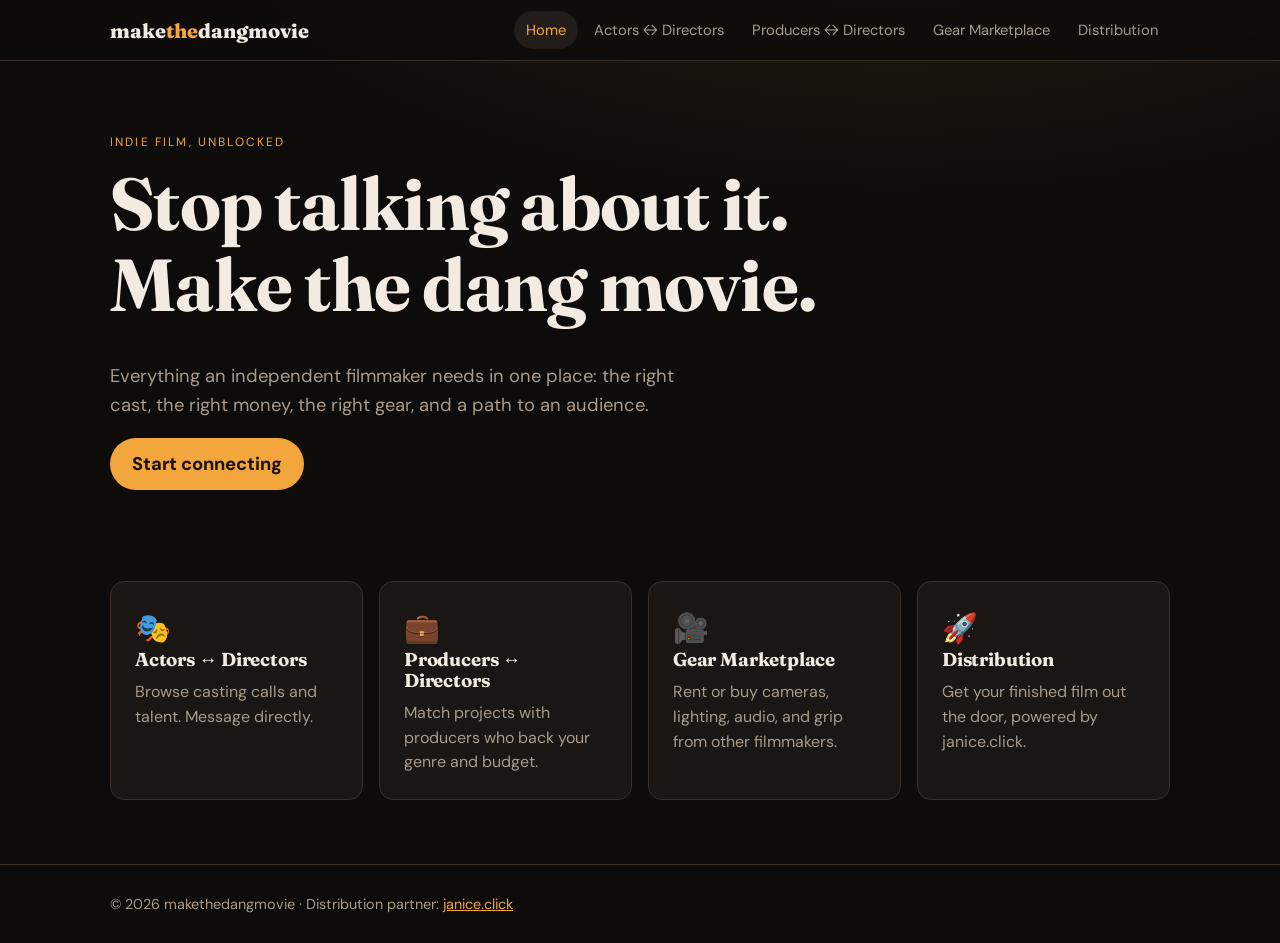
<file: index.html>
<!doctype html>
<html lang="en">
<head>
<meta charset="utf-8">
<meta name="viewport" content="width=device-width,initial-scale=1">
<title>makethedangmovie — find your crew, gear, and audience</title>
<meta name="description" content="Connect actors, directors, and producers, rent or buy equipment, and get your film distributed.">
<link rel="preconnect" href="https://fonts.googleapis.com">
<link rel="preconnect" href="https://fonts.gstatic.com" crossorigin>
<link href="https://fonts.googleapis.com/css2?family=DM+Sans:wght@400;500;700&family=Fraunces:opsz,wght@9..144,700;9..144,800&display=swap" rel="stylesheet">
<link rel="stylesheet" href="css/style.css">
</head>
<body data-page="home">
<main class="wrap">
  <section class="hero">
    <div class="eyebrow">Indie film, unblocked</div>
    <h1>Stop talking about it.<br>Make the dang movie.</h1>
    <p>Everything an independent filmmaker needs in one place: the right cast, the right money, the right gear, and a path to an audience.</p>
    <p><a class="btn" href="actors-directors.html">Start connecting</a></p>
  </section>

  <section class="tiles">
    <a class="tile" href="actors-directors.html"><div class="ico">🎭</div><h3>Actors ↔ Directors</h3><p>Browse casting calls and talent. Message directly.</p></a>
    <a class="tile" href="producers-directors.html"><div class="ico">💼</div><h3>Producers ↔ Directors</h3><p>Match projects with producers who back your genre and budget.</p></a>
    <a class="tile" href="marketplace.html"><div class="ico">🎥</div><h3>Gear Marketplace</h3><p>Rent or buy cameras, lighting, audio, and grip from other filmmakers.</p></a>
    <a class="tile" href="distribution.html"><div class="ico">🚀</div><h3>Distribution</h3><p>Get your finished film out the door, powered by janice.click.</p></a>
  </section>
</main>
<script src="js/app.js"></script>
</body>
</html>
</file>
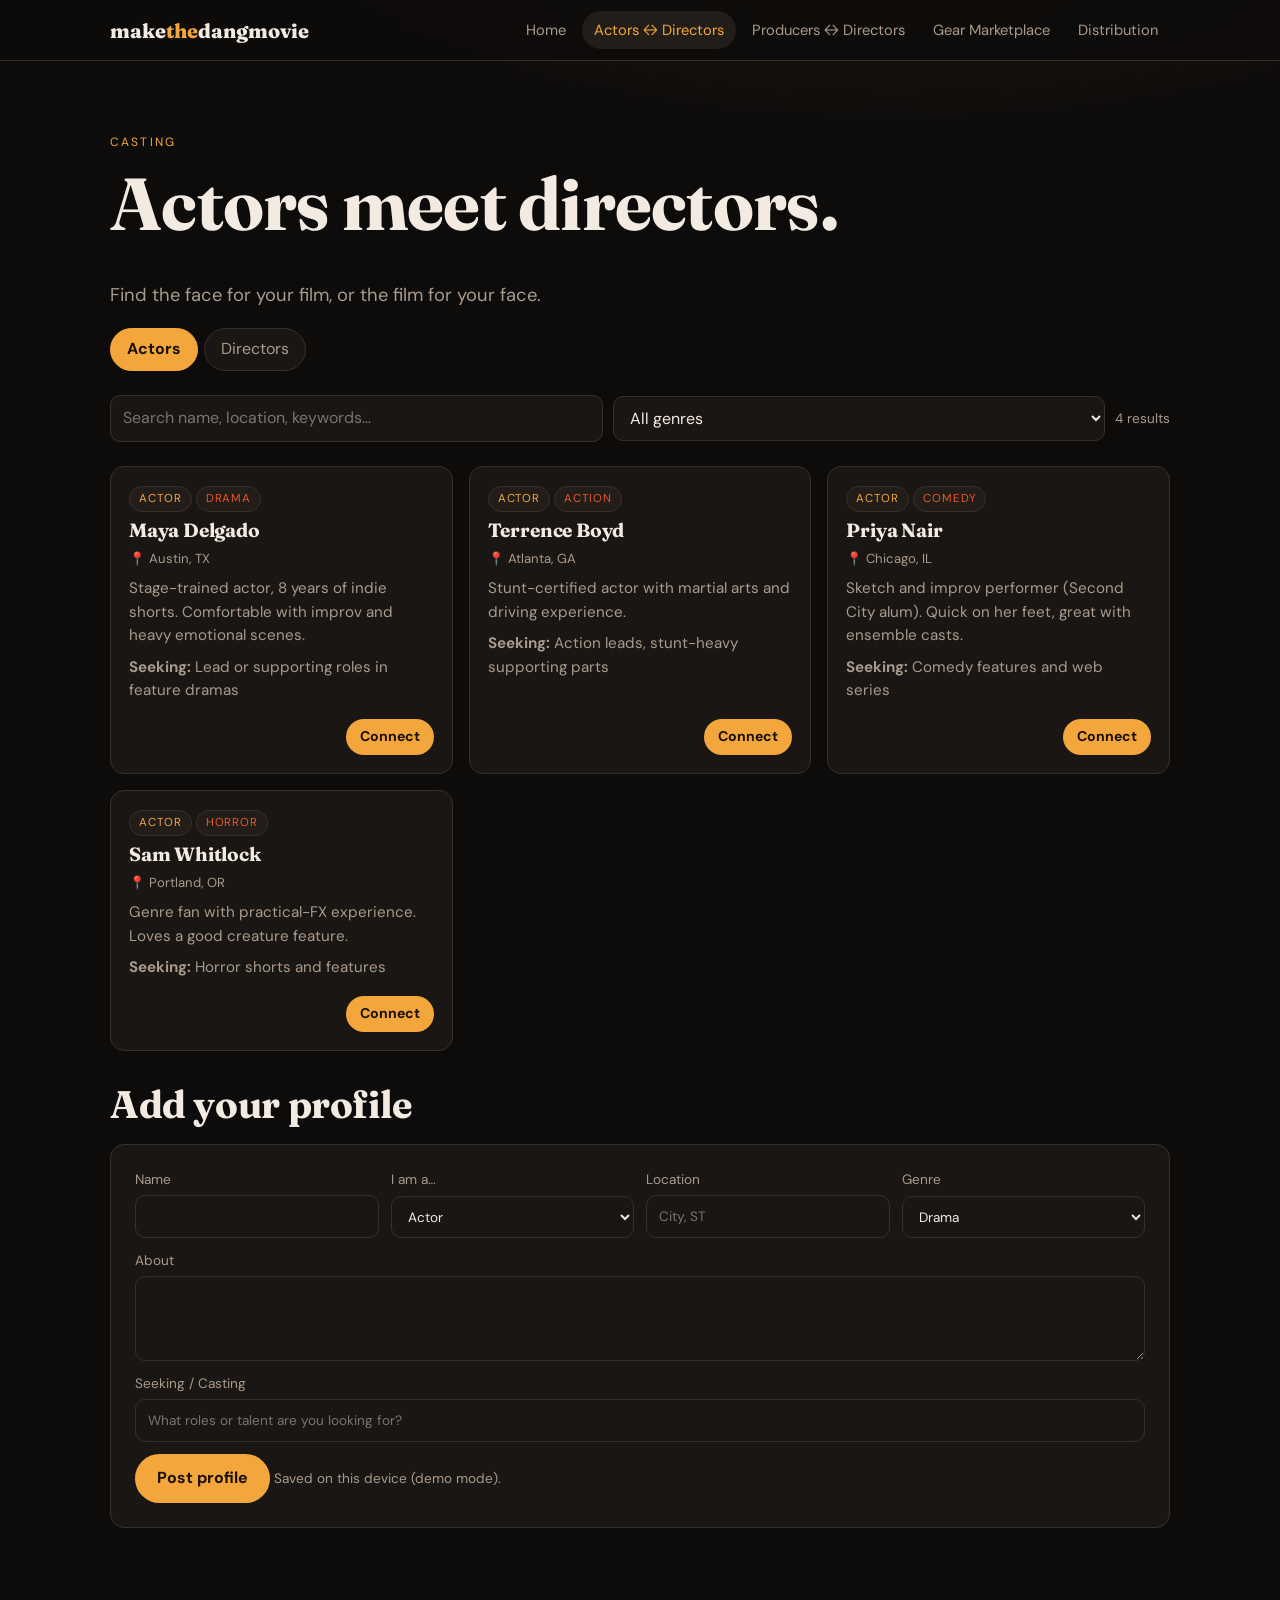
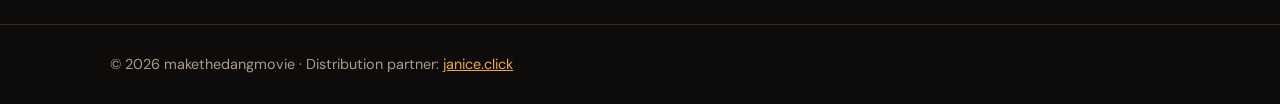
<file: actors-directors.html>
<!doctype html>
<html lang="en">
<head>
<meta charset="utf-8">
<meta name="viewport" content="width=device-width,initial-scale=1">
<title>Actors ↔ Directors — makethedangmovie</title>
<link rel="preconnect" href="https://fonts.googleapis.com">
<link rel="preconnect" href="https://fonts.gstatic.com" crossorigin>
<link href="https://fonts.googleapis.com/css2?family=DM+Sans:wght@400;500;700&family=Fraunces:opsz,wght@9..144,700;9..144,800&display=swap" rel="stylesheet">
<link rel="stylesheet" href="css/style.css">
</head>
<body data-page="actors">
<main class="wrap">
  <section class="hero" style="padding-bottom:8px">
    <div class="eyebrow">Casting</div>
    <h1>Actors meet directors.</h1>
    <p>Find the face for your film, or the film for your face.</p>
    <div class="tabs">
      <button class="tab on" data-tab="actor">Actors</button>
      <button class="tab" data-tab="director">Directors</button>
    </div>
  </section>

  <div class="bar">
    <input id="q" type="search" placeholder="Search name, location, keywords…" aria-label="Search">
    <select data-filter="genre" aria-label="Genre">
      <option value="">All genres</option>
      <option>Drama</option><option>Comedy</option><option>Action</option><option>Horror</option>
    </select>
    <span id="count" class="note"></span>
  </div>
  <div id="list" class="grid"></div>

  <section class="block">
    <h2>Add your profile</h2>
    <div class="panel">
      <form id="post-form" class="post">
        <label>Name<input name="name" required></label>
        <label>I am a…<select name="kind"><option value="actor">Actor</option><option value="director">Director</option></select></label>
        <label>Location<input name="location" required placeholder="City, ST"></label>
        <label>Genre<select name="genre"><option>Drama</option><option>Comedy</option><option>Action</option><option>Horror</option></select></label>
        <label class="full">About<textarea name="bio" rows="3" required></textarea></label>
        <label class="full">Seeking / Casting<input name="looking" required placeholder="What roles or talent are you looking for?"></label>
        <div class="full"><button class="btn">Post profile</button> <span class="note">Saved on this device (demo mode).</span></div>
      </form>
    </div>
  </section>
</main>
<script src="js/app.js"></script>
</body>
</html>
</file>
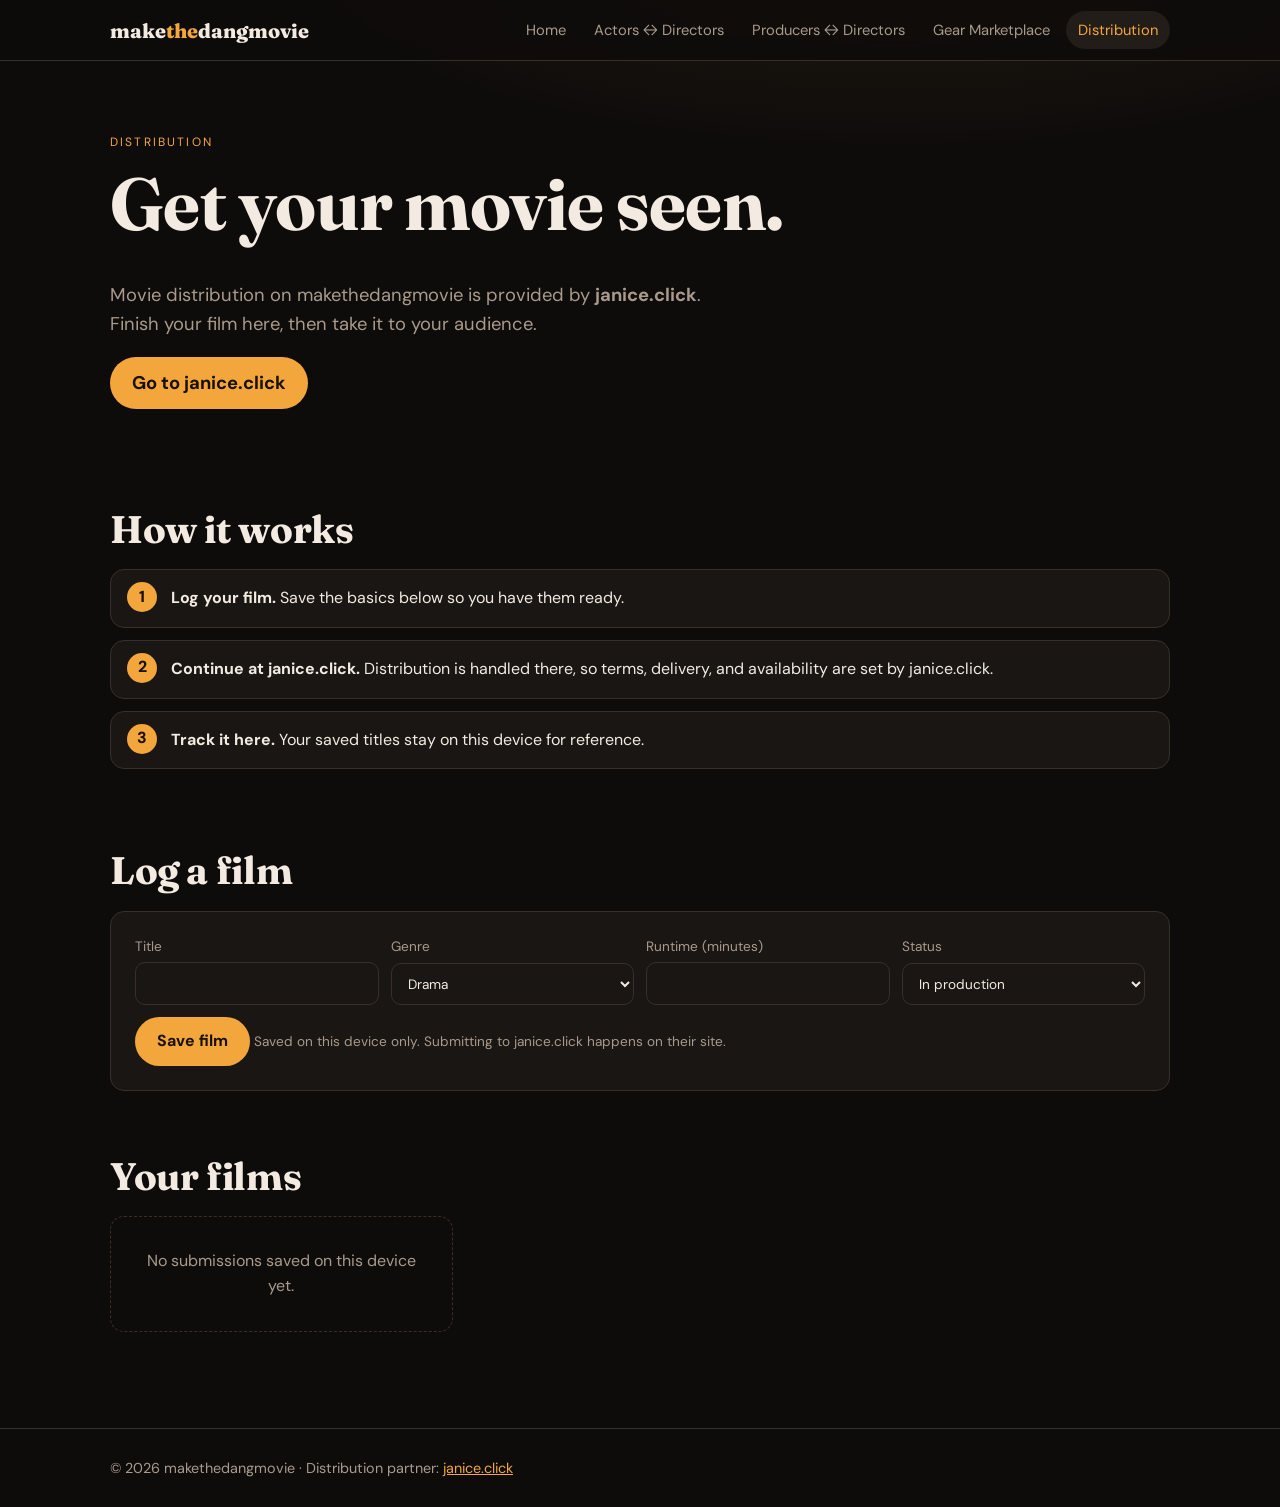
<file: distribution.html>
<!doctype html>
<html lang="en">
<head>
<meta charset="utf-8">
<meta name="viewport" content="width=device-width,initial-scale=1">
<title>Distribution — makethedangmovie</title>
<link rel="preconnect" href="https://fonts.googleapis.com">
<link rel="preconnect" href="https://fonts.gstatic.com" crossorigin>
<link href="https://fonts.googleapis.com/css2?family=DM+Sans:wght@400;500;700&family=Fraunces:opsz,wght@9..144,700;9..144,800&display=swap" rel="stylesheet">
<link rel="stylesheet" href="css/style.css">
</head>
<body data-page="distribution">
<main class="wrap">
  <section class="hero">
    <div class="eyebrow">Distribution</div>
    <h1>Get your movie seen.</h1>
    <p>Movie distribution on makethedangmovie is provided by <strong>janice.click</strong>. Finish your film here, then take it to your audience.</p>
    <p><a class="btn" href="https://janice.click" target="_blank" rel="noopener">Go to janice.click</a></p>
  </section>

  <section class="block">
    <h2>How it works</h2>
    <ol class="steps">
      <li><strong>Log your film.</strong> Save the basics below so you have them ready.</li>
      <li><strong>Continue at janice.click.</strong> Distribution is handled there, so terms, delivery, and availability are set by janice.click.</li>
      <li><strong>Track it here.</strong> Your saved titles stay on this device for reference.</li>
    </ol>
  </section>

  <section class="block">
    <h2>Log a film</h2>
    <div class="panel">
      <form id="dist-form" class="post">
        <label>Title<input name="title" required></label>
        <label>Genre<select name="genre"><option>Drama</option><option>Comedy</option><option>Action</option><option>Horror</option><option>Thriller</option><option>Documentary</option></select></label>
        <label>Runtime (minutes)<input name="runtime" type="number" min="1" required></label>
        <label>Status<select name="status"><option>In production</option><option>Post-production</option><option>Ready for distribution</option></select></label>
        <div class="full"><button class="btn">Save film</button> <span class="note">Saved on this device only. Submitting to janice.click happens on their site.</span></div>
      </form>
    </div>
  </section>

  <section class="block">
    <h2>Your films</h2>
    <div id="submissions" class="grid"></div>
  </section>
</main>
<script src="js/app.js"></script>
</body>
</html>
</file>
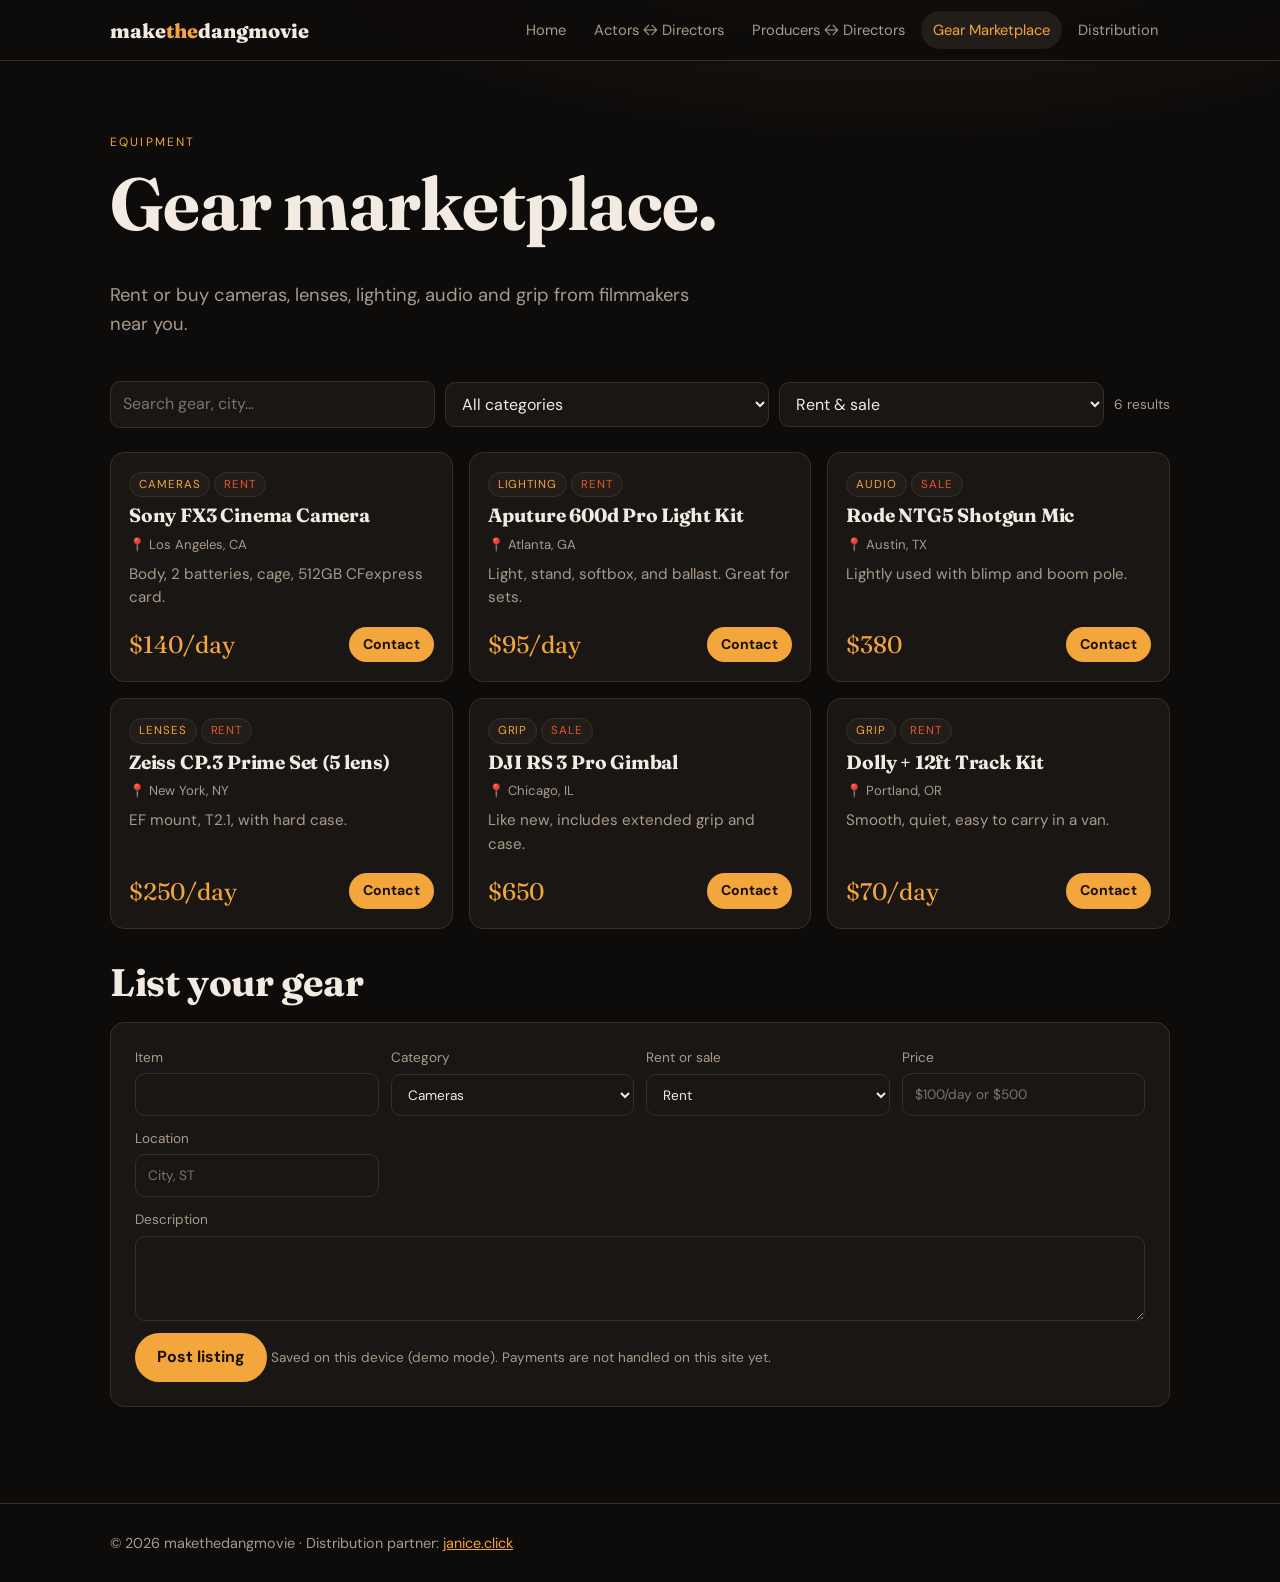
<file: marketplace.html>
<!doctype html>
<html lang="en">
<head>
<meta charset="utf-8">
<meta name="viewport" content="width=device-width,initial-scale=1">
<title>Gear Marketplace — makethedangmovie</title>
<link rel="preconnect" href="https://fonts.googleapis.com">
<link rel="preconnect" href="https://fonts.gstatic.com" crossorigin>
<link href="https://fonts.googleapis.com/css2?family=DM+Sans:wght@400;500;700&family=Fraunces:opsz,wght@9..144,700;9..144,800&display=swap" rel="stylesheet">
<link rel="stylesheet" href="css/style.css">
</head>
<body data-page="market">
<main class="wrap">
  <section class="hero" style="padding-bottom:8px">
    <div class="eyebrow">Equipment</div>
    <h1>Gear marketplace.</h1>
    <p>Rent or buy cameras, lenses, lighting, audio and grip from filmmakers near you.</p>
  </section>

  <div class="bar">
    <input id="q" type="search" placeholder="Search gear, city…" aria-label="Search">
    <select data-filter="category" aria-label="Category">
      <option value="">All categories</option>
      <option>Cameras</option><option>Lenses</option><option>Lighting</option><option>Audio</option><option>Grip</option>
    </select>
    <select data-filter="mode" aria-label="Rent or sale">
      <option value="">Rent &amp; sale</option>
      <option>Rent</option><option>Sale</option>
    </select>
    <span id="count" class="note"></span>
  </div>
  <div id="list" class="grid"></div>

  <section class="block">
    <h2>List your gear</h2>
    <div class="panel">
      <form id="post-form" class="post">
        <label>Item<input name="title" required></label>
        <label>Category<select name="category"><option>Cameras</option><option>Lenses</option><option>Lighting</option><option>Audio</option><option>Grip</option></select></label>
        <label>Rent or sale<select name="mode"><option>Rent</option><option>Sale</option></select></label>
        <label>Price<input name="price" required placeholder="$100/day or $500"></label>
        <label>Location<input name="location" required placeholder="City, ST"></label>
        <label class="full">Description<textarea name="description" rows="3" required></textarea></label>
        <div class="full"><button class="btn">Post listing</button> <span class="note">Saved on this device (demo mode). Payments are not handled on this site yet.</span></div>
      </form>
    </div>
  </section>
</main>
<script src="js/app.js"></script>
</body>
</html>
</file>
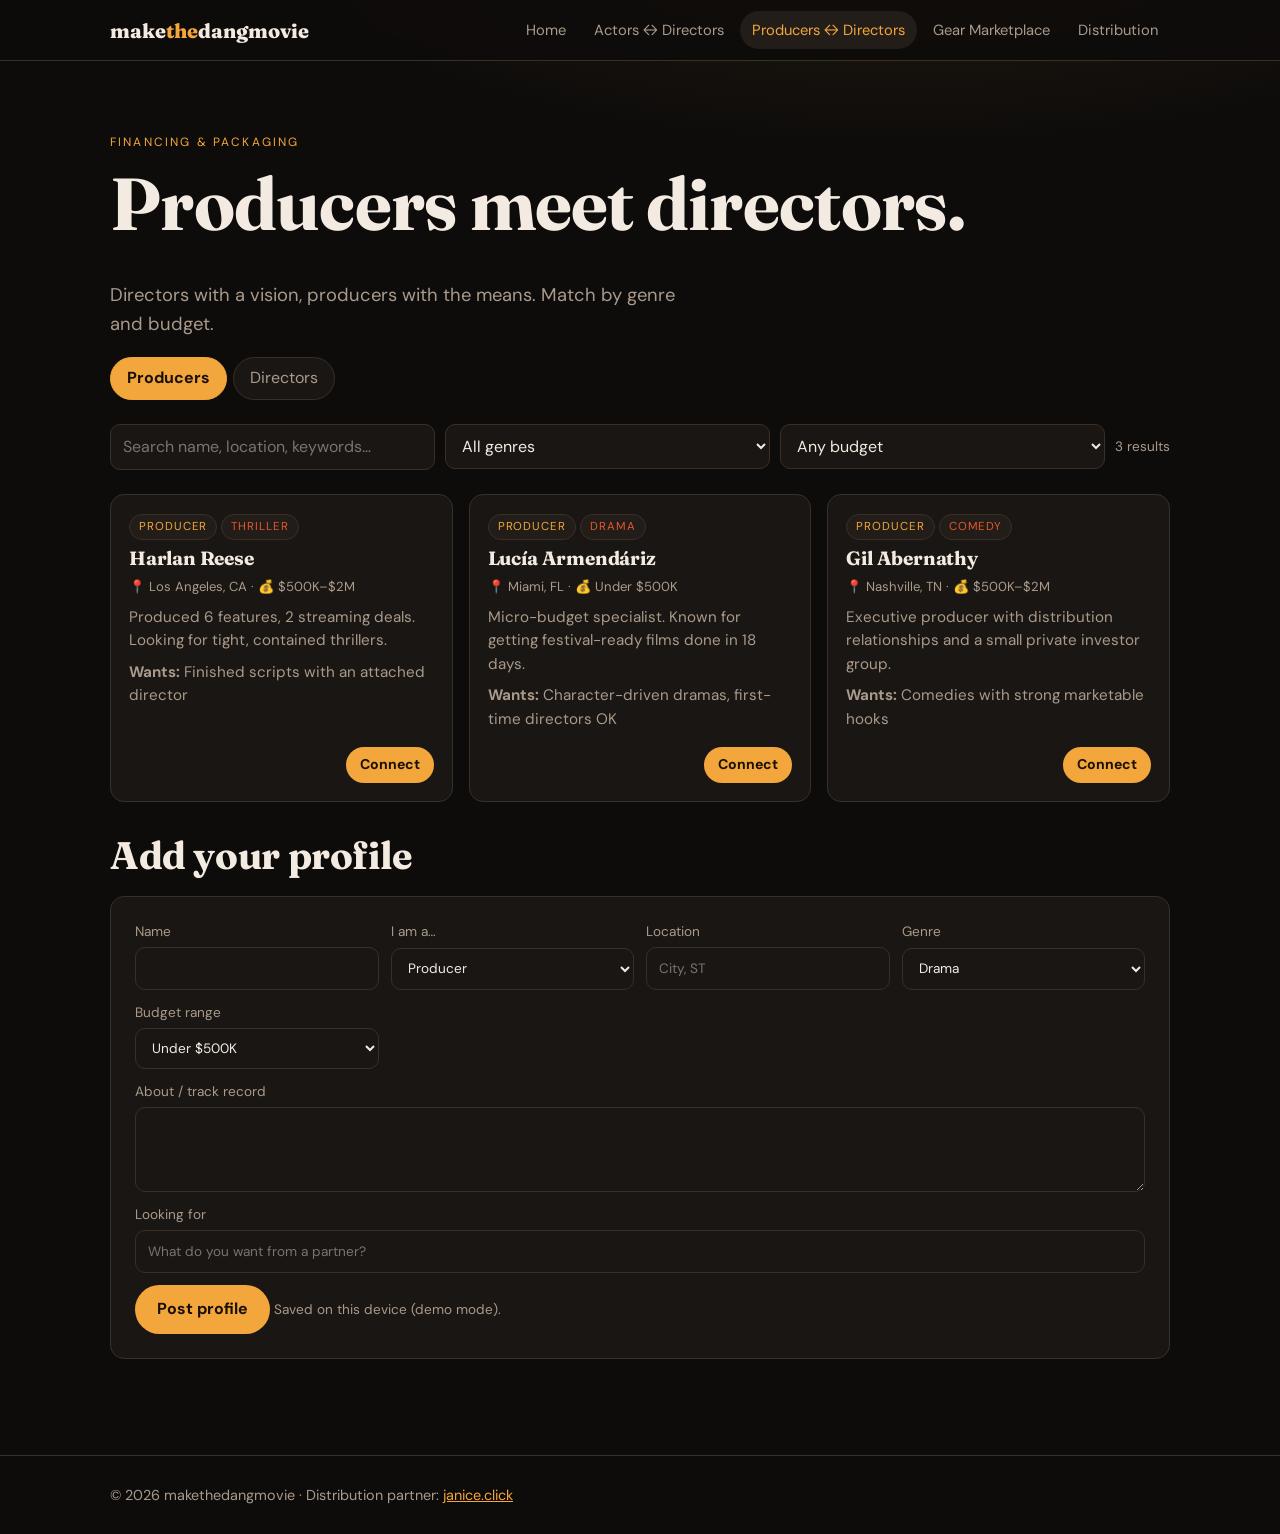
<file: producers-directors.html>
<!doctype html>
<html lang="en">
<head>
<meta charset="utf-8">
<meta name="viewport" content="width=device-width,initial-scale=1">
<title>Producers ↔ Directors — makethedangmovie</title>
<link rel="preconnect" href="https://fonts.googleapis.com">
<link rel="preconnect" href="https://fonts.gstatic.com" crossorigin>
<link href="https://fonts.googleapis.com/css2?family=DM+Sans:wght@400;500;700&family=Fraunces:opsz,wght@9..144,700;9..144,800&display=swap" rel="stylesheet">
<link rel="stylesheet" href="css/style.css">
</head>
<body data-page="producers">
<main class="wrap">
  <section class="hero" style="padding-bottom:8px">
    <div class="eyebrow">Financing &amp; packaging</div>
    <h1>Producers meet directors.</h1>
    <p>Directors with a vision, producers with the means. Match by genre and budget.</p>
    <div class="tabs">
      <button class="tab on" data-tab="producer">Producers</button>
      <button class="tab" data-tab="director">Directors</button>
    </div>
  </section>

  <div class="bar">
    <input id="q" type="search" placeholder="Search name, location, keywords…" aria-label="Search">
    <select data-filter="genre" aria-label="Genre">
      <option value="">All genres</option>
      <option>Drama</option><option>Comedy</option><option>Thriller</option><option>Horror</option>
    </select>
    <select data-filter="budget" aria-label="Budget">
      <option value="">Any budget</option>
      <option>Under $500K</option><option>$500K–$2M</option><option>$2M+</option>
    </select>
    <span id="count" class="note"></span>
  </div>
  <div id="list" class="grid"></div>

  <section class="block">
    <h2>Add your profile</h2>
    <div class="panel">
      <form id="post-form" class="post">
        <label>Name<input name="name" required></label>
        <label>I am a…<select name="kind"><option value="producer">Producer</option><option value="director">Director</option></select></label>
        <label>Location<input name="location" required placeholder="City, ST"></label>
        <label>Genre<select name="genre"><option>Drama</option><option>Comedy</option><option>Thriller</option><option>Horror</option></select></label>
        <label>Budget range<select name="budget"><option>Under $500K</option><option>$500K–$2M</option><option>$2M+</option></select></label>
        <label class="full">About / track record<textarea name="bio" rows="3" required></textarea></label>
        <label class="full">Looking for<input name="looking" required placeholder="What do you want from a partner?"></label>
        <div class="full"><button class="btn">Post profile</button> <span class="note">Saved on this device (demo mode).</span></div>
      </form>
    </div>
  </section>
</main>
<script src="js/app.js"></script>
</body>
</html>
</file>
<file: css/style.css>
:root{
  --bg:#0e0c0b;--panel:#1a1613;--panel2:#231d19;--line:#3a2f27;
  --text:#f3ebe2;--muted:#a99a8b;--accent:#f2a63b;--accent2:#e4572e;
  --radius:14px;
}
*{box-sizing:border-box}
html{scroll-behavior:smooth}
body{margin:0;background:var(--bg);color:var(--text);font-family:'DM Sans',system-ui,sans-serif;line-height:1.55;
  background-image:radial-gradient(1200px 500px at 70% -10%,rgba(242,166,59,.12),transparent 60%)}
h1,h2,h3{font-family:'Fraunces',Georgia,serif;line-height:1.1;margin:0 0 .5em;letter-spacing:-.01em}
h1{font-size:clamp(2.4rem,7vw,4.6rem)}
h2{font-size:clamp(1.6rem,4vw,2.4rem)}
a{color:var(--accent)}
.wrap{max-width:1100px;margin:0 auto;padding:0 20px}
header.site{position:sticky;top:0;z-index:20;background:rgba(14,12,11,.88);backdrop-filter:blur(10px);border-bottom:1px solid var(--line)}
header.site .wrap{display:flex;align-items:center;justify-content:space-between;gap:16px;min-height:60px;flex-wrap:wrap}
.logo{font-family:'Fraunces',serif;font-weight:800;font-size:1.25rem;color:var(--text);text-decoration:none}
.logo span{color:var(--accent)}
nav{display:flex;gap:4px;flex-wrap:wrap}
nav a{color:var(--muted);text-decoration:none;padding:8px 12px;border-radius:999px;font-size:.92rem}
nav a:hover{color:var(--text)}
nav a.active{background:var(--panel2);color:var(--accent)}
.hero{padding:72px 0 48px}
.hero p{max-width:600px;color:var(--muted);font-size:1.15rem}
.eyebrow{text-transform:uppercase;letter-spacing:.18em;font-size:.75rem;color:var(--accent);margin-bottom:12px}
.btn{display:inline-block;background:var(--accent);color:#1a1005;font-weight:700;border:0;border-radius:999px;padding:12px 22px;cursor:pointer;text-decoration:none;font:inherit;font-weight:700}
.btn:hover{filter:brightness(1.1)}
.btn.ghost{background:transparent;color:var(--text);border:1px solid var(--line)}
.btn.small{padding:7px 14px;font-size:.88rem}
.grid{display:grid;gap:16px;grid-template-columns:repeat(auto-fill,minmax(270px,1fr))}
.tiles{display:grid;gap:16px;grid-template-columns:repeat(auto-fit,minmax(240px,1fr));margin:24px 0 64px}
.tile{background:var(--panel);border:1px solid var(--line);border-radius:var(--radius);padding:24px;text-decoration:none;color:var(--text);transition:.15s}
.tile:hover{transform:translateY(-3px);border-color:var(--accent)}
.tile .ico{font-size:1.8rem}
.tile p{color:var(--muted);margin:.3em 0 0}
.card{background:var(--panel);border:1px solid var(--line);border-radius:var(--radius);padding:18px;display:flex;flex-direction:column;gap:8px}
.card h3{font-size:1.2rem;margin:0}
.card p{margin:0;color:var(--muted);font-size:.95rem}
.meta{font-size:.82rem;color:var(--muted)}
.badge{display:inline-block;font-size:.72rem;text-transform:uppercase;letter-spacing:.08em;padding:3px 9px;border-radius:999px;background:var(--panel2);color:var(--accent);border:1px solid var(--line);margin-right:4px}
.badge.alt{color:var(--accent2)}
.price{font-family:'Fraunces',serif;font-size:1.5rem;color:var(--accent)}
.card .foot{margin-top:auto;padding-top:8px;display:flex;justify-content:space-between;align-items:center;gap:8px}
.bar{display:flex;gap:10px;flex-wrap:wrap;margin:16px 0 24px;align-items:center}
input,select,textarea{background:var(--panel);color:var(--text);border:1px solid var(--line);border-radius:10px;padding:10px 12px;font:inherit;width:100%}
.bar input,.bar select{width:auto;flex:1 1 160px}
input:focus,select:focus,textarea:focus{outline:2px solid var(--accent);outline-offset:1px}
.tabs{display:flex;gap:6px;margin-top:8px}
.tab{background:var(--panel);color:var(--muted);border:1px solid var(--line);border-radius:999px;padding:8px 16px;cursor:pointer;font:inherit}
.tab.on{background:var(--accent);color:#1a1005;border-color:var(--accent);font-weight:700}
section.block{padding:32px 0}
.panel{background:var(--panel);border:1px solid var(--line);border-radius:var(--radius);padding:24px}
form.post{display:grid;gap:12px;grid-template-columns:repeat(auto-fit,minmax(220px,1fr))}
form.post .full{grid-column:1/-1}
label{font-size:.85rem;color:var(--muted);display:grid;gap:5px}
.empty{color:var(--muted);padding:32px;text-align:center;border:1px dashed var(--line);border-radius:var(--radius)}
.steps{counter-reset:s;display:grid;gap:12px;padding:0;list-style:none}
.steps li{counter-increment:s;background:var(--panel);border:1px solid var(--line);border-radius:var(--radius);padding:16px 16px 16px 60px;position:relative}
.steps li::before{content:counter(s);position:absolute;left:16px;top:12px;width:30px;height:30px;border-radius:50%;background:var(--accent);color:#1a1005;display:grid;place-items:center;font-weight:800}
dialog{background:var(--panel);color:var(--text);border:1px solid var(--line);border-radius:var(--radius);padding:24px;max-width:460px;width:calc(100% - 32px)}
dialog::backdrop{background:rgba(0,0,0,.65)}
dialog .row{display:flex;gap:8px;justify-content:flex-end;margin-top:12px}
.toast{position:fixed;left:50%;bottom:24px;transform:translateX(-50%);background:var(--accent);color:#1a1005;padding:12px 20px;border-radius:999px;font-weight:700;z-index:50;box-shadow:0 8px 30px rgba(0,0,0,.5)}
.note{font-size:.85rem;color:var(--muted)}
footer.site{border-top:1px solid var(--line);margin-top:64px;padding:28px 0;color:var(--muted);font-size:.9rem}
@media(max-width:600px){.hero{padding:40px 0 24px}nav a{padding:6px 10px;font-size:.85rem}}
</file>
